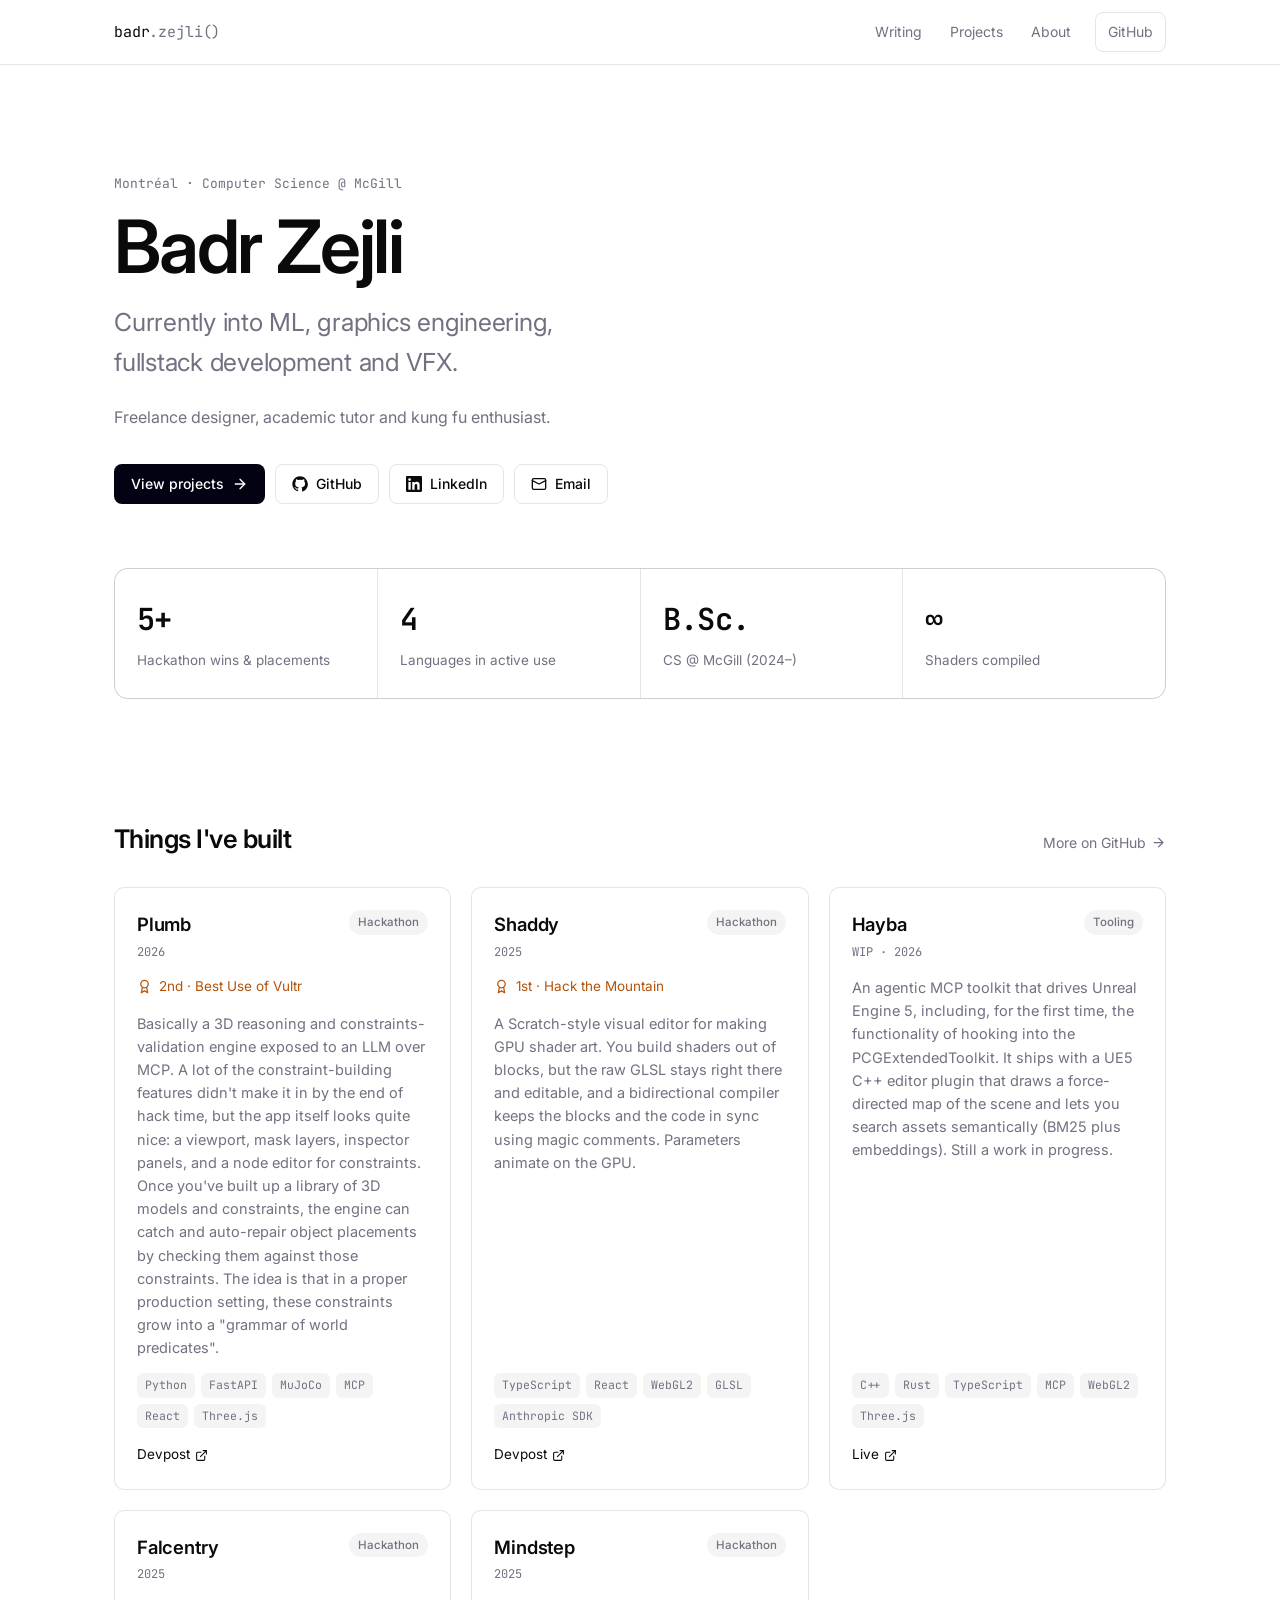
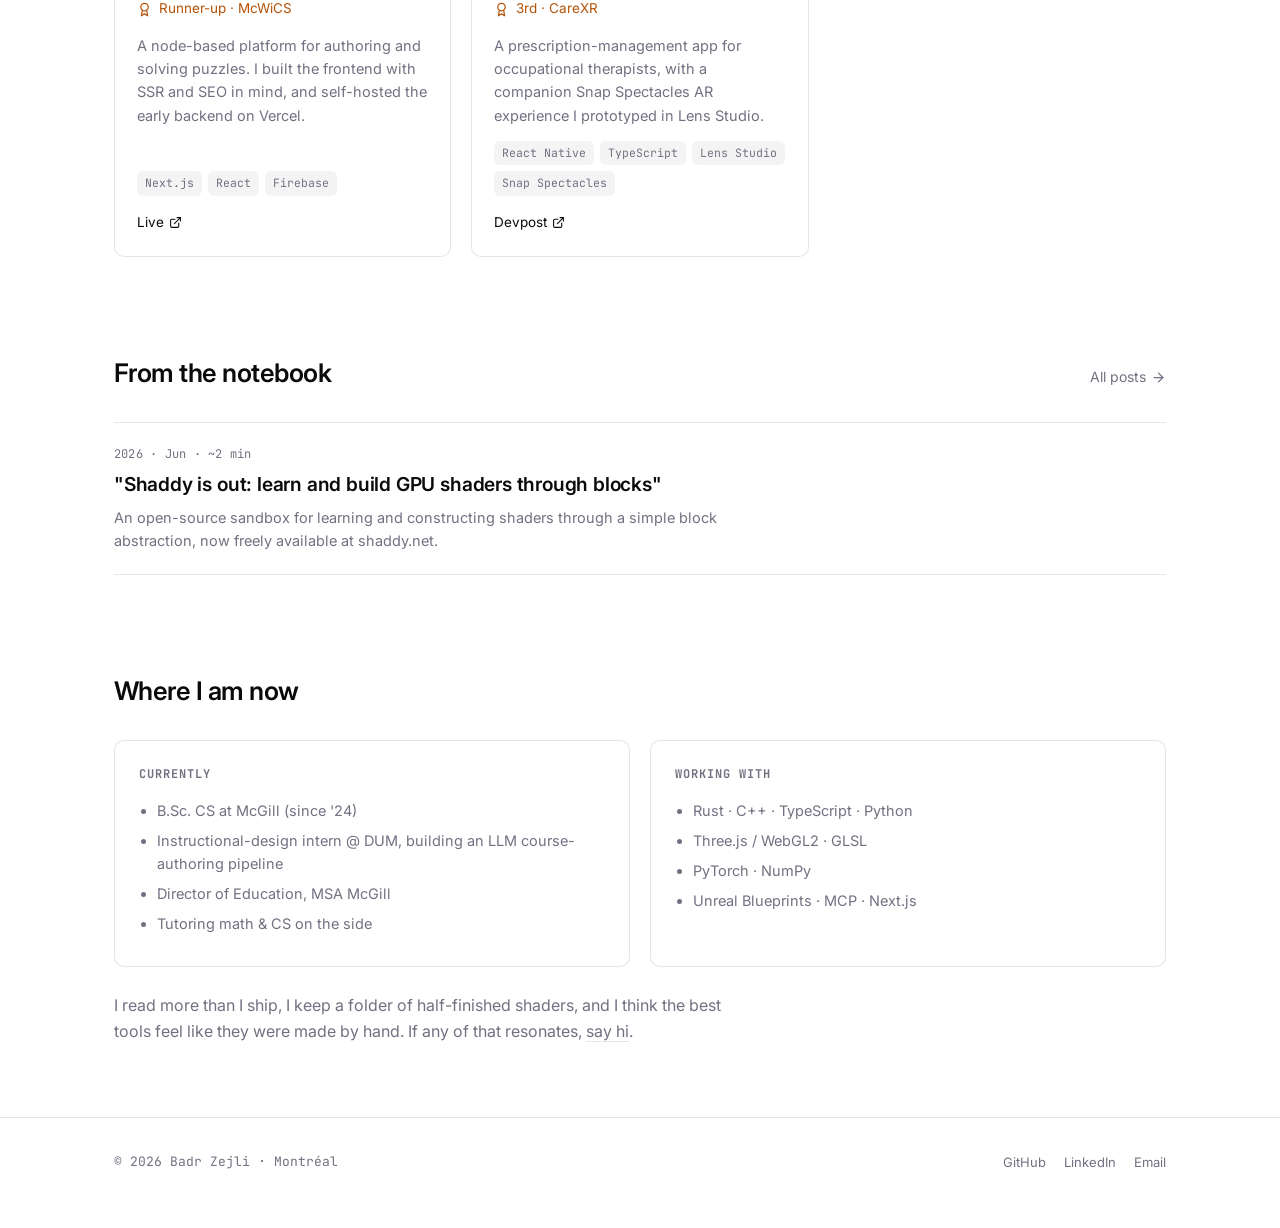
<file: index.html>
<!DOCTYPE html>
<html lang="en">
<head>
<meta charset="UTF-8" />
<meta name="viewport" content="width=device-width, initial-scale=1.0" />
<title>Badr Zejli · zajalist</title>
<meta name="description" content="Badr Zejli · CS @ McGill. I build small worlds that compute: shaders, agents, and the engines behind them." />
<link rel="preconnect" href="https://fonts.googleapis.com" />
<link rel="preconnect" href="https://fonts.gstatic.com" crossorigin />
<link href="https://fonts.googleapis.com/css2?family=Inter:wght@400;500;600;700&family=JetBrains+Mono:wght@400;500&display=swap" rel="stylesheet" />
<link rel="stylesheet" href="style.css" />
</head>
<body>

<header class="nav">
  <div class="wrap nav-inner">
    <a class="brand" href="#top"><span>badr</span><span class="dim">.zejli()</span></a>
    <nav class="nav-links">
      <a href="#writing">Writing</a>
      <a href="#work">Projects</a>
      <a href="#about">About</a>
      <a class="cta" href="https://github.com/zajalist" target="_blank" rel="noreferrer">GitHub</a>
    </nav>
  </div>
</header>

<main id="top">

  <!-- Hero -->
  <section class="hero">
    <div class="wrap">
      <p class="loc">Montréal · Computer Science @ McGill</p>
      <h1>Badr Zejli</h1>
      <p class="tagline">Currently into ML, graphics engineering, fullstack development and VFX.</p>
      <p class="bio">Freelance designer, academic tutor and kung fu enthusiast.</p>
      <div class="actions">
        <a class="btn btn-primary" href="#work">View projects
          <svg viewBox="0 0 24 24" fill="none" stroke="currentColor" stroke-width="2" stroke-linecap="round" stroke-linejoin="round"><line x1="5" y1="12" x2="19" y2="12"/><polyline points="12 5 19 12 12 19"/></svg>
        </a>
        <a class="btn btn-outline" href="https://github.com/zajalist" target="_blank" rel="noreferrer">
          <svg viewBox="0 0 24 24" fill="currentColor"><path d="M12 .5C5.7.5.5 5.7.5 12c0 5.1 3.3 9.4 7.9 10.9.6.1.8-.2.8-.6v-2c-3.2.7-3.9-1.5-3.9-1.5-.5-1.3-1.3-1.7-1.3-1.7-1-.7.1-.7.1-.7 1.2.1 1.8 1.2 1.8 1.2 1 1.8 2.7 1.3 3.4 1 .1-.8.4-1.3.8-1.6-2.6-.3-5.3-1.3-5.3-5.8 0-1.3.5-2.3 1.2-3.2-.1-.3-.5-1.5.1-3.1 0 0 1-.3 3.3 1.2a11.5 11.5 0 016 0C17.3 4.6 18.3 5 18.3 5c.6 1.6.2 2.8.1 3.1.8.9 1.2 1.9 1.2 3.2 0 4.6-2.7 5.5-5.3 5.8.4.4.8 1.1.8 2.2v3.3c0 .3.2.7.8.6 4.6-1.5 7.9-5.8 7.9-10.9C23.5 5.7 18.3.5 12 .5z"/></svg>
          GitHub
        </a>
        <a class="btn btn-outline" href="https://linkedin.com/in/badr-zejli-324228328" target="_blank" rel="noreferrer">
          <svg viewBox="0 0 24 24" fill="currentColor"><path d="M20.45 20.45h-3.56v-5.57c0-1.33-.02-3.04-1.85-3.04-1.85 0-2.14 1.45-2.14 2.94v5.67H9.34V9h3.42v1.56h.05c.48-.9 1.64-1.85 3.37-1.85 3.6 0 4.27 2.37 4.27 5.45v6.29zM5.34 7.43a2.07 2.07 0 110-4.14 2.07 2.07 0 010 4.14zM7.12 20.45H3.55V9h3.57v11.45zM22.22 0H1.77C.79 0 0 .77 0 1.73v20.54C0 23.23.79 24 1.77 24h20.45c.98 0 1.78-.77 1.78-1.73V1.73C24 .77 23.2 0 22.22 0z"/></svg>
          LinkedIn
        </a>
        <a class="btn btn-outline" href="mailto:zejbadr@gmail.com">
          <svg viewBox="0 0 24 24" fill="none" stroke="currentColor" stroke-width="2" stroke-linecap="round" stroke-linejoin="round"><rect x="2" y="4" width="20" height="16" rx="2"/><path d="m22 7-10 5L2 7"/></svg>
          Email
        </a>
      </div>
    </div>
  </section>

  <!-- Stats -->
  <section style="padding-top:0">
    <div class="wrap">
      <div class="stats">
        <div class="stat"><div class="v">5+</div><div class="l">Hackathon wins &amp; placements</div></div>
        <div class="stat"><div class="v">4</div><div class="l">Languages in active use</div></div>
        <div class="stat"><div class="v">B.Sc.</div><div class="l">CS @ McGill (2024–)</div></div>
        <div class="stat"><div class="v">∞</div><div class="l">Shaders compiled</div></div>
      </div>
    </div>
  </section>

  <!-- Projects -->
  <section id="work">
    <div class="wrap">
      <div class="sec-head">
        <h2>Things I've built</h2>
        <a href="https://github.com/zajalist" target="_blank" rel="noreferrer">More on GitHub
          <svg viewBox="0 0 24 24" fill="none" stroke="currentColor" stroke-width="2" stroke-linecap="round" stroke-linejoin="round"><line x1="5" y1="12" x2="19" y2="12"/><polyline points="12 5 19 12 12 19"/></svg>
        </a>
      </div>
      <div class="grid">

        <article class="card">
          <div class="card-top">
            <div><h3>Plumb</h3><div class="year">2026</div></div>
            <span class="badge">Hackathon</span>
          </div>
          <div class="award"><svg viewBox="0 0 24 24" fill="none" stroke="currentColor" stroke-width="2" stroke-linecap="round" stroke-linejoin="round"><circle cx="12" cy="8" r="6"/><path d="M15.5 13.5 17 22l-5-3-5 3 1.5-8.5"/></svg>2nd · Best Use of Vultr</div>
          <p>Basically a 3D reasoning and constraints-validation engine exposed to an LLM over MCP. A lot of the constraint-building features didn't make it in by the end of hack time, but the app itself looks quite nice: a viewport, mask layers, inspector panels, and a node editor for constraints. Once you've built up a library of 3D models and constraints, the engine can catch and auto-repair object placements by checking them against those constraints. The idea is that in a proper production setting, these constraints grow into a "grammar of world predicates".</p>
          <div class="tech"><span>Python</span><span>FastAPI</span><span>MuJoCo</span><span>MCP</span><span>React</span><span>Three.js</span></div>
          <div class="card-links"><a href="https://devpost.com/software/plumb" target="_blank" rel="noreferrer">Devpost
            <svg viewBox="0 0 24 24" fill="none" stroke="currentColor" stroke-width="2" stroke-linecap="round" stroke-linejoin="round"><path d="M18 13v6a2 2 0 0 1-2 2H5a2 2 0 0 1-2-2V8a2 2 0 0 1 2-2h6"/><polyline points="15 3 21 3 21 9"/><line x1="10" y1="14" x2="21" y2="3"/></svg></a></div>
        </article>

        <article class="card">
          <div class="card-top">
            <div><h3>Shaddy</h3><div class="year">2025</div></div>
            <span class="badge">Hackathon</span>
          </div>
          <div class="award"><svg viewBox="0 0 24 24" fill="none" stroke="currentColor" stroke-width="2" stroke-linecap="round" stroke-linejoin="round"><circle cx="12" cy="8" r="6"/><path d="M15.5 13.5 17 22l-5-3-5 3 1.5-8.5"/></svg>1st · Hack the Mountain</div>
          <p>A Scratch-style visual editor for making GPU shader art. You build shaders out of blocks, but the raw GLSL stays right there and editable, and a bidirectional compiler keeps the blocks and the code in sync using magic comments. Parameters animate on the GPU.</p>
          <div class="tech"><span>TypeScript</span><span>React</span><span>WebGL2</span><span>GLSL</span><span>Anthropic SDK</span></div>
          <div class="card-links"><a href="https://devpost.com/software/shaddy" target="_blank" rel="noreferrer">Devpost
            <svg viewBox="0 0 24 24" fill="none" stroke="currentColor" stroke-width="2" stroke-linecap="round" stroke-linejoin="round"><path d="M18 13v6a2 2 0 0 1-2 2H5a2 2 0 0 1-2-2V8a2 2 0 0 1 2-2h6"/><polyline points="15 3 21 3 21 9"/><line x1="10" y1="14" x2="21" y2="3"/></svg></a></div>
        </article>

        <article class="card">
          <div class="card-top">
            <div><h3>Hayba</h3><div class="year">WIP · 2026</div></div>
            <span class="badge">Tooling</span>
          </div>
          <p>An agentic MCP toolkit that drives Unreal Engine 5, including, for the first time, the functionality of hooking into the PCGExtendedToolkit. It ships with a UE5 C++ editor plugin that draws a force-directed map of the scene and lets you search assets semantically (BM25 plus embeddings). Still a work in progress.</p>
          <div class="tech"><span>C++</span><span>Rust</span><span>TypeScript</span><span>MCP</span><span>WebGL2</span><span>Three.js</span></div>
          <div class="card-links"><a href="https://hayba.vercel.app/index.html" target="_blank" rel="noreferrer">Live
            <svg viewBox="0 0 24 24" fill="none" stroke="currentColor" stroke-width="2" stroke-linecap="round" stroke-linejoin="round"><path d="M18 13v6a2 2 0 0 1-2 2H5a2 2 0 0 1-2-2V8a2 2 0 0 1 2-2h6"/><polyline points="15 3 21 3 21 9"/><line x1="10" y1="14" x2="21" y2="3"/></svg></a></div>
        </article>

        <article class="card">
          <div class="card-top">
            <div><h3>Falcentry</h3><div class="year">2025</div></div>
            <span class="badge">Hackathon</span>
          </div>
          <div class="award"><svg viewBox="0 0 24 24" fill="none" stroke="currentColor" stroke-width="2" stroke-linecap="round" stroke-linejoin="round"><circle cx="12" cy="8" r="6"/><path d="M15.5 13.5 17 22l-5-3-5 3 1.5-8.5"/></svg>Runner-up · McWiCS</div>
          <p>A node-based platform for authoring and solving puzzles. I built the frontend with SSR and SEO in mind, and self-hosted the early backend on Vercel.</p>
          <div class="tech"><span>Next.js</span><span>React</span><span>Firebase</span></div>
          <div class="card-links"><a href="https://www.falcentry.com/" target="_blank" rel="noreferrer">Live
            <svg viewBox="0 0 24 24" fill="none" stroke="currentColor" stroke-width="2" stroke-linecap="round" stroke-linejoin="round"><path d="M18 13v6a2 2 0 0 1-2 2H5a2 2 0 0 1-2-2V8a2 2 0 0 1 2-2h6"/><polyline points="15 3 21 3 21 9"/><line x1="10" y1="14" x2="21" y2="3"/></svg></a></div>
        </article>

        <article class="card">
          <div class="card-top">
            <div><h3>Mindstep</h3><div class="year">2025</div></div>
            <span class="badge">Hackathon</span>
          </div>
          <div class="award"><svg viewBox="0 0 24 24" fill="none" stroke="currentColor" stroke-width="2" stroke-linecap="round" stroke-linejoin="round"><circle cx="12" cy="8" r="6"/><path d="M15.5 13.5 17 22l-5-3-5 3 1.5-8.5"/></svg>3rd · CareXR</div>
          <p>A prescription-management app for occupational therapists, with a companion Snap Spectacles AR experience I prototyped in Lens Studio.</p>
          <div class="tech"><span>React Native</span><span>TypeScript</span><span>Lens Studio</span><span>Snap Spectacles</span></div>
          <div class="card-links"><a href="https://devpost.com/software/mindstep-f3bj5q" target="_blank" rel="noreferrer">Devpost
            <svg viewBox="0 0 24 24" fill="none" stroke="currentColor" stroke-width="2" stroke-linecap="round" stroke-linejoin="round"><path d="M18 13v6a2 2 0 0 1-2 2H5a2 2 0 0 1-2-2V8a2 2 0 0 1 2-2h6"/><polyline points="15 3 21 3 21 9"/><line x1="10" y1="14" x2="21" y2="3"/></svg></a></div>
        </article>

      </div>
    </div>
  </section>

  <!-- Writing -->
  <section id="writing">
    <div class="wrap">
      <div class="sec-head">
        <h2>From the notebook</h2>
        <a href="#">All posts
          <svg viewBox="0 0 24 24" fill="none" stroke="currentColor" stroke-width="2" stroke-linecap="round" stroke-linejoin="round"><line x1="5" y1="12" x2="19" y2="12"/><polyline points="12 5 19 12 12 19"/></svg>
        </a>
      </div>
      <div class="posts">
        <!-- POSTS:START (generated by build.py, do not edit by hand) -->
        <a class="post" href="posts/shaddy-is-out.html">
          <div class="meta">2026 · Jun · ~2 min</div>
          <div class="ptitle">&quot;Shaddy is out: learn and build GPU shaders through blocks&quot;</div>
          <div class="pdesc">An open-source sandbox for learning and constructing shaders through a simple block abstraction, now freely available at shaddy.net.</div>
        </a>
                                                <!-- POSTS:END -->
      </div>
    </div>
  </section>

  <!-- About -->
  <section id="about">
    <div class="wrap">
      <div class="sec-head"><h2>Where I am now</h2></div>
      <div class="about-grid">
        <div class="panel">
          <h4>Currently</h4>
          <ul>
            <li>B.Sc. CS at McGill (since '24)</li>
            <li>Instructional-design intern @ DUM, building an LLM course-authoring pipeline</li>
            <li>Director of Education, MSA McGill</li>
            <li>Tutoring math &amp; CS on the side</li>
          </ul>
        </div>
        <div class="panel">
          <h4>Working with</h4>
          <ul>
            <li>Rust · C++ · TypeScript · Python</li>
            <li>Three.js / WebGL2 · GLSL</li>
            <li>PyTorch · NumPy</li>
            <li>Unreal Blueprints · MCP · Next.js</li>
          </ul>
        </div>
      </div>
      <p class="about-note">
        I read more than I ship, I keep a folder of half-finished shaders, and I think the best
        tools feel like they were made by hand. If any of that resonates,
        <a href="mailto:zejbadr@gmail.com">say hi</a>.
      </p>
    </div>
  </section>

</main>

<footer>
  <div class="wrap foot-inner">
    <span class="mono">© 2026 Badr Zejli · Montréal</span>
    <div class="foot-links">
      <a href="https://github.com/zajalist" target="_blank" rel="noreferrer">GitHub</a>
      <a href="https://linkedin.com/in/badr-zejli-324228328" target="_blank" rel="noreferrer">LinkedIn</a>
      <a href="mailto:zejbadr@gmail.com">Email</a>
    </div>
  </div>
</footer>

</body>
</html>
</file>
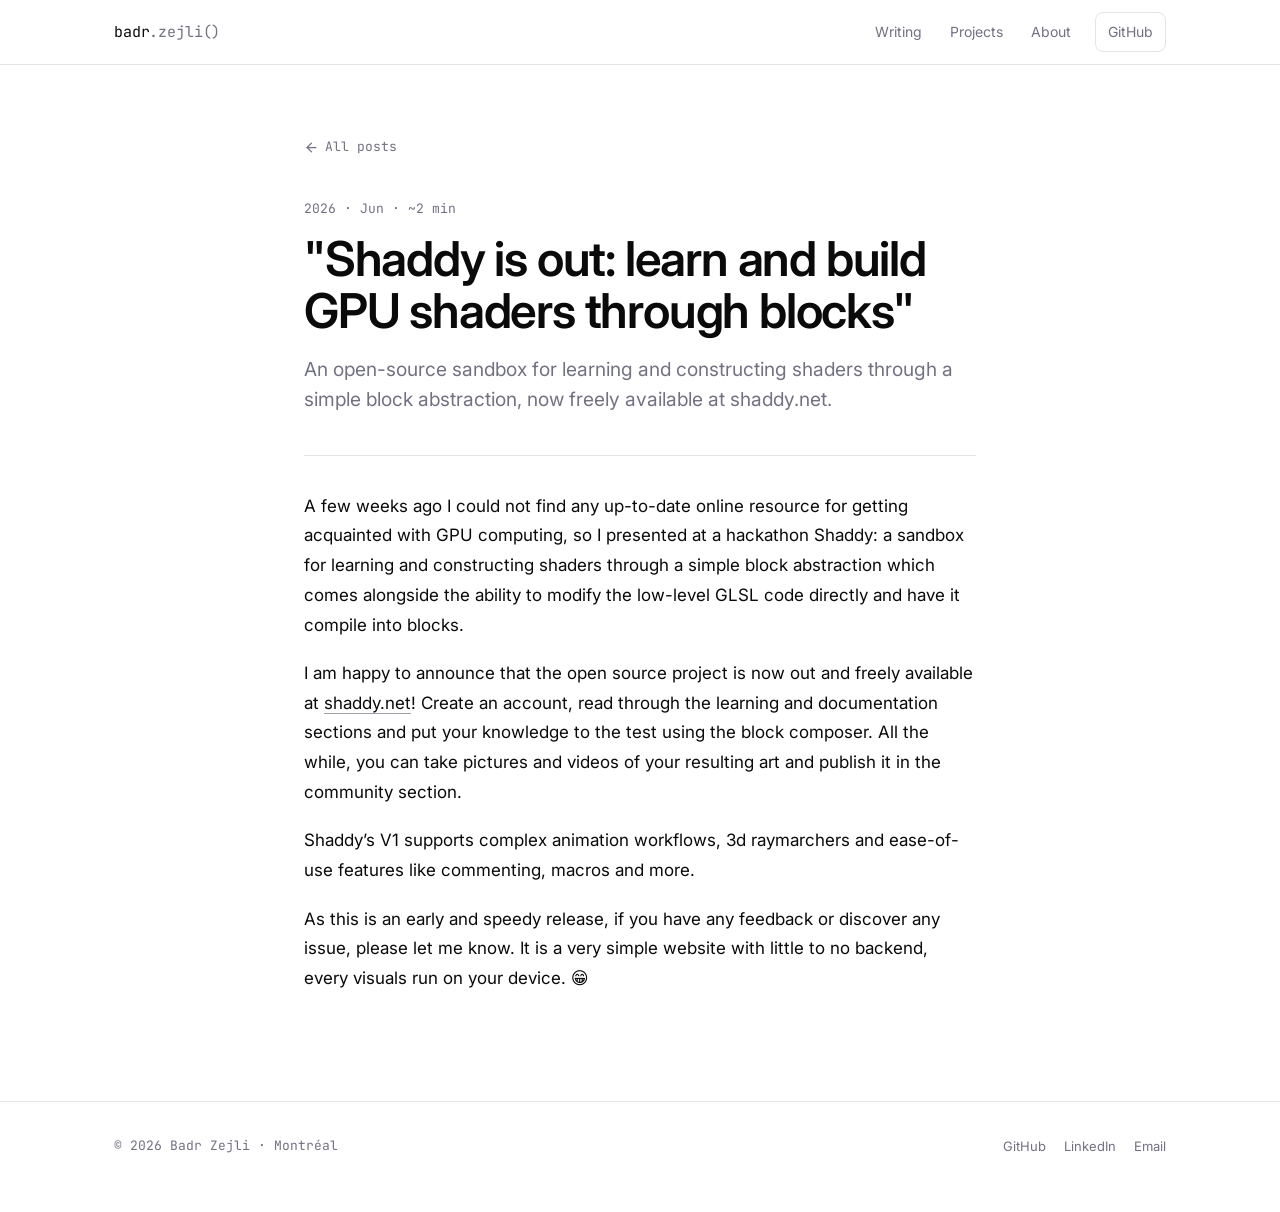
<file: posts/shaddy-is-out.html>
<!DOCTYPE html>
<html lang="en">
<head>
<meta charset="UTF-8" />
<meta name="viewport" content="width=device-width, initial-scale=1.0" />
<title>&quot;Shaddy is out: learn and build GPU shaders through blocks&quot; · Badr Zejli</title>
<meta name="description" content="An open-source sandbox for learning and constructing shaders through a simple block abstraction, now freely available at shaddy.net." />
<link rel="preconnect" href="https://fonts.googleapis.com" />
<link rel="preconnect" href="https://fonts.gstatic.com" crossorigin />
<link href="https://fonts.googleapis.com/css2?family=Inter:wght@400;500;600;700&family=JetBrains+Mono:wght@400;500&display=swap" rel="stylesheet" />
<link rel="stylesheet" href="../style.css" />
</head>
<body>
<header class="nav">
  <div class="wrap nav-inner">
    <a class="brand" href="../index.html"><span>badr</span><span class="dim">.zejli()</span></a>
    <nav class="nav-links">
      <a href="../index.html#writing">Writing</a>
      <a href="../index.html#work">Projects</a>
      <a href="../index.html#about">About</a>
      <a class="cta" href="https://github.com/zajalist" target="_blank" rel="noreferrer">GitHub</a>
    </nav>
  </div>
</header>

<article class="article">
  <div class="article-head">
    <a class="back-link" href="../index.html#writing"><svg viewBox="0 0 24 24" fill="none" stroke="currentColor" stroke-width="2" stroke-linecap="round" stroke-linejoin="round"><line x1="19" y1="12" x2="5" y2="12"/><polyline points="12 19 5 12 12 5"/></svg> All posts</a>
    <div class="meta">2026 · Jun · ~2 min</div>
    <h1>&quot;Shaddy is out: learn and build GPU shaders through blocks&quot;</h1>
    <p class="summary">An open-source sandbox for learning and constructing shaders through a simple block abstraction, now freely available at shaddy.net.</p>
    <hr />
  </div>
  <div class="prose">
<p>A few weeks ago I could not find any up-to-date online resource for getting acquainted with GPU computing, so I presented at a hackathon Shaddy: a sandbox for learning and constructing shaders through a simple block abstraction which comes alongside the ability to modify the low-level GLSL code directly and have it compile into blocks.</p>
<p>I am happy to announce that the open source project is now out and freely available at <a href="https://shaddy.net">shaddy.net</a>! Create an account, read through the learning and documentation sections and put your knowledge to the test using the block composer. All the while, you can take pictures and videos of your resulting art and publish it in the community section.</p>
<p>Shaddy&rsquo;s V1 supports complex animation workflows, 3d raymarchers and ease-of-use features like commenting, macros and more.</p>
<p>As this is an early and speedy release, if you have any feedback or discover any issue, please let me know. It is a very simple website with little to no backend, every visuals run on your device. 😁</p>
  </div>
</article>

<footer>
  <div class="wrap foot-inner">
    <span class="mono">© 2026 Badr Zejli · Montréal</span>
    <div class="foot-links">
      <a href="https://github.com/zajalist" target="_blank" rel="noreferrer">GitHub</a>
      <a href="https://linkedin.com/in/badr-zejli-324228328" target="_blank" rel="noreferrer">LinkedIn</a>
      <a href="mailto:zejbadr@gmail.com">Email</a>
    </div>
  </div>
</footer>
</body>
</html>
</file>
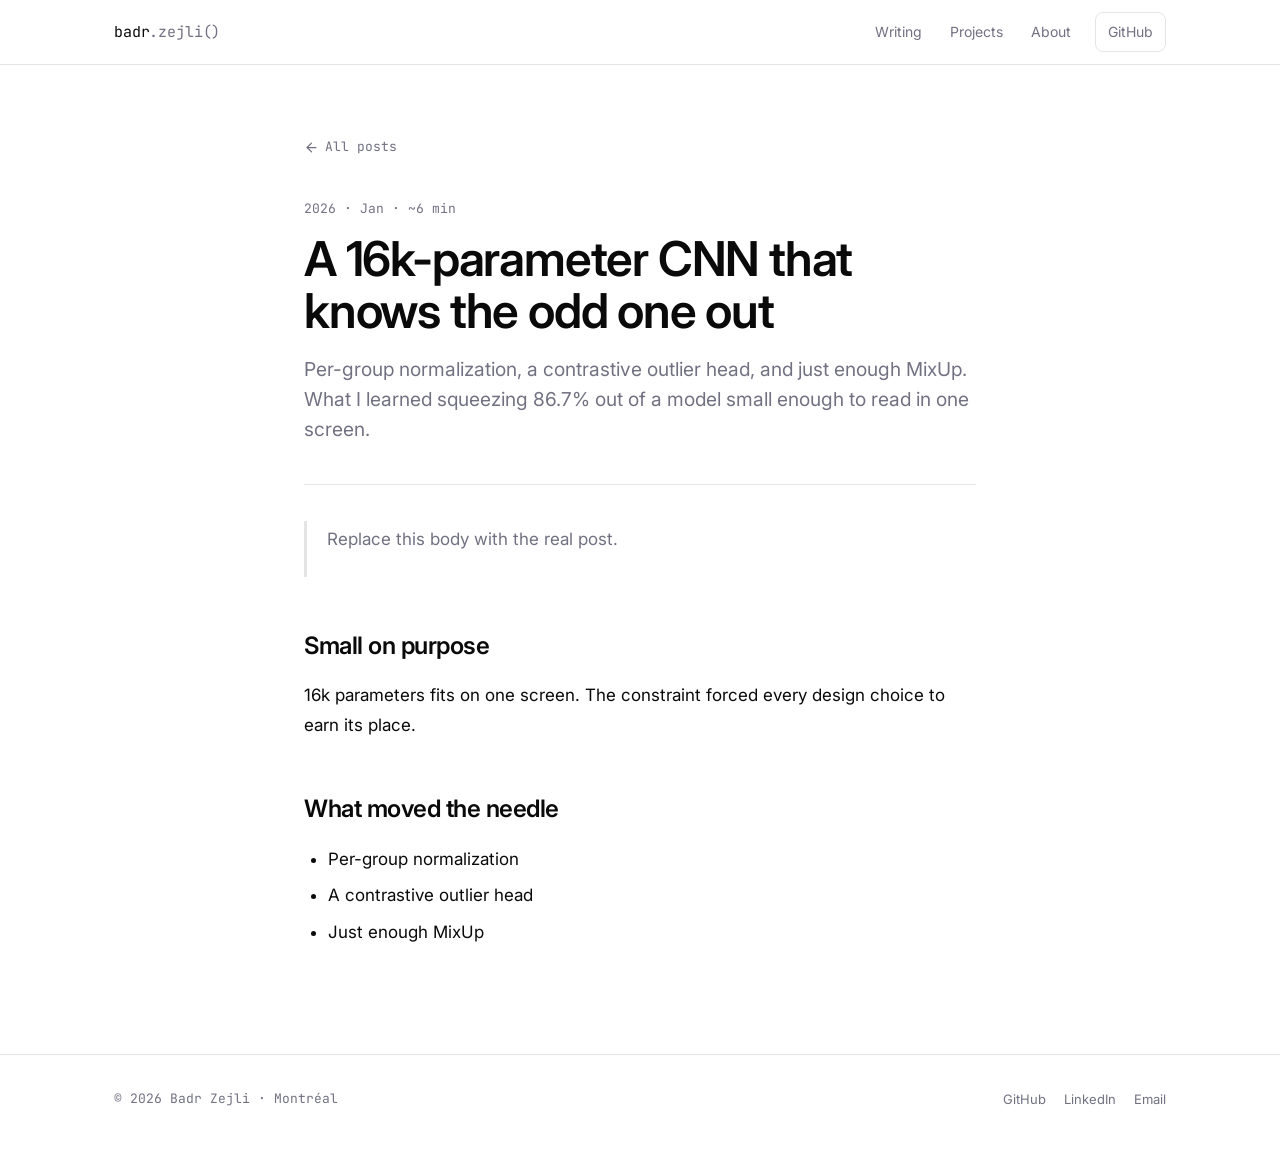
<file: posts/tiny-cnn-odd-one-out.html>
<!DOCTYPE html>
<html lang="en">
<head>
<meta charset="UTF-8" />
<meta name="viewport" content="width=device-width, initial-scale=1.0" />
<title>A 16k-parameter CNN that knows the odd one out — Badr Zejli</title>
<meta name="description" content="Per-group normalization, a contrastive outlier head, and just enough MixUp. What I learned squeezing 86.7% out of a model small enough to read in one screen." />
<link rel="preconnect" href="https://fonts.googleapis.com" />
<link rel="preconnect" href="https://fonts.gstatic.com" crossorigin />
<link href="https://fonts.googleapis.com/css2?family=Inter:wght@400;500;600;700&family=JetBrains+Mono:wght@400;500&display=swap" rel="stylesheet" />
<link rel="stylesheet" href="../style.css" />
</head>
<body>
<header class="nav">
  <div class="wrap nav-inner">
    <a class="brand" href="../index.html"><span>badr</span><span class="dim">.zejli()</span></a>
    <nav class="nav-links">
      <a href="../index.html#writing">Writing</a>
      <a href="../index.html#work">Projects</a>
      <a href="../index.html#about">About</a>
      <a class="cta" href="https://github.com/zajalist" target="_blank" rel="noreferrer">GitHub</a>
    </nav>
  </div>
</header>

<article class="article">
  <div class="article-head">
    <a class="back-link" href="../index.html#writing"><svg viewBox="0 0 24 24" fill="none" stroke="currentColor" stroke-width="2" stroke-linecap="round" stroke-linejoin="round"><line x1="19" y1="12" x2="5" y2="12"/><polyline points="12 19 5 12 12 5"/></svg> All posts</a>
    <div class="meta">2026 · Jan · ~6 min</div>
    <h1>A 16k-parameter CNN that knows the odd one out</h1>
    <p class="summary">Per-group normalization, a contrastive outlier head, and just enough MixUp. What I learned squeezing 86.7% out of a model small enough to read in one screen.</p>
    <hr />
  </div>
  <div class="prose">
<blockquote>
<p>Replace this body with the real post.</p>
</blockquote>
<h2>Small on purpose</h2>
<p>16k parameters fits on one screen. The constraint forced every design choice to
earn its place.</p>
<h2>What moved the needle</h2>
<ul>
<li>Per-group normalization</li>
<li>A contrastive outlier head</li>
<li>Just enough MixUp</li>
</ul>
  </div>
</article>

<footer>
  <div class="wrap foot-inner">
    <span class="mono">© 2026 Badr Zejli · Montréal</span>
    <div class="foot-links">
      <a href="https://github.com/zajalist" target="_blank" rel="noreferrer">GitHub</a>
      <a href="https://linkedin.com/in/badr-zejli-324228328" target="_blank" rel="noreferrer">LinkedIn</a>
      <a href="mailto:zejbadr@gmail.com">Email</a>
    </div>
  </div>
</footer>
</body>
</html>
</file>
<file: style.css>
:root{
  --background:#ffffff;
  --foreground:#0a0a0b;
  --muted:#f4f4f5;
  --muted-foreground:#717182;
  --border:rgba(0,0,0,.10);
  --primary:#030213;
  --card:#ffffff;
  --accent:#e9ebef;
  --ring:#a1a1aa;
  --radius:.625rem;
}
@media (prefers-color-scheme: dark){
  :root{
    --background:#0a0a0b;
    --foreground:#fafafa;
    --muted:#1c1c1f;
    --muted-foreground:#a1a1aa;
    --border:rgba(255,255,255,.12);
    --primary:#fafafa;
    --card:#101012;
    --accent:#1c1c1f;
    --ring:#52525b;
  }
}
*{box-sizing:border-box}
html{scroll-behavior:smooth}
body{
  margin:0;
  background:var(--background);
  color:var(--foreground);
  font-family:"Inter",system-ui,-apple-system,sans-serif;
  font-size:16px;line-height:1.6;
  -webkit-font-smoothing:antialiased;
}
a{color:inherit;text-decoration:none}
.mono{font-family:"JetBrains Mono",ui-monospace,monospace}
.wrap{max-width:1100px;margin:0 auto;padding:0 24px}

/* Nav */
header.nav{
  position:sticky;top:0;z-index:50;
  border-bottom:1px solid var(--border);
  background:color-mix(in srgb, var(--background) 80%, transparent);
  backdrop-filter:blur(12px);
}
.nav-inner{display:flex;height:64px;align-items:center;justify-content:space-between}
.brand{font-family:"JetBrains Mono",monospace;font-size:15px;letter-spacing:-.01em}
.brand .dim{color:var(--muted-foreground)}
.nav-links{display:flex;align-items:center;gap:4px}
.nav-links a{
  padding:8px 12px;border-radius:8px;font-size:14px;color:var(--muted-foreground);
  transition:color .15s, background .15s;
}
.nav-links a:hover{color:var(--foreground);background:var(--accent)}
.nav-links a.cta{border:1px solid var(--border);margin-left:8px}
.nav-links a.cta:hover{background:var(--accent)}
@media(max-width:640px){.nav-links a:not(.cta){display:none}}

/* Hero */
.hero{padding:96px 0 56px}
.hero .loc{font-family:"JetBrains Mono",monospace;font-size:13px;color:var(--muted-foreground)}
.hero h1{
  margin:14px 0 0;font-weight:600;letter-spacing:-.03em;line-height:1.04;
  font-size:clamp(2.6rem,6.5vw,4.6rem);
}
.hero .tagline{
  margin:18px 0 0;max-width:34ch;color:var(--muted-foreground);
  font-size:clamp(1.15rem,2.4vw,1.55rem);letter-spacing:-.01em;
}
.hero .bio{margin:22px 0 0;max-width:60ch;color:var(--muted-foreground)}
.actions{display:flex;flex-wrap:wrap;gap:10px;margin-top:34px}
.btn{
  display:inline-flex;align-items:center;gap:8px;height:40px;padding:0 16px;
  border-radius:8px;font-size:14px;font-weight:500;border:1px solid transparent;
  transition:opacity .15s, background .15s, border-color .15s;cursor:pointer;
}
.btn-primary{background:var(--primary);color:var(--background)}
.btn-primary:hover{opacity:.88}
.btn-outline{border-color:var(--border);color:var(--foreground)}
.btn-outline:hover{background:var(--accent)}
.btn svg{width:16px;height:16px}

/* Stats */
.stats{
  display:grid;grid-template-columns:repeat(4,1fr);gap:1px;
  background:var(--border);border:1px solid var(--border);
  border-radius:14px;overflow:hidden;margin:8px 0 24px;
}
@media(max-width:640px){.stats{grid-template-columns:repeat(2,1fr)}}
.stat{background:var(--card);padding:26px 22px}
.stat .v{font-family:"JetBrains Mono",monospace;font-size:1.9rem;font-weight:600;letter-spacing:-.02em}
.stat .l{margin-top:6px;font-size:13.5px;color:var(--muted-foreground)}

/* Sections */
section{padding:48px 0}
.sec-head{display:flex;align-items:baseline;justify-content:space-between;gap:16px;margin-bottom:28px}
.sec-head h2{margin:0;font-size:1.6rem;font-weight:600;letter-spacing:-.02em}
.sec-head a{font-size:14px;color:var(--muted-foreground);display:inline-flex;align-items:center;gap:5px;transition:color .15s}
.sec-head a:hover{color:var(--foreground)}
.sec-head a svg{width:15px;height:15px}

/* Project cards */
.grid{display:grid;grid-template-columns:repeat(3,1fr);gap:20px}
@media(max-width:900px){.grid{grid-template-columns:repeat(2,1fr)}}
@media(max-width:600px){.grid{grid-template-columns:1fr}}
.card{
  display:flex;flex-direction:column;gap:14px;
  background:var(--card);border:1px solid var(--border);border-radius:var(--radius);
  padding:22px;transition:box-shadow .2s, transform .2s;
}
.card:hover{box-shadow:0 8px 30px rgba(0,0,0,.08);transform:translateY(-2px)}
.card-top{display:flex;align-items:flex-start;justify-content:space-between;gap:12px}
.card-top h3{margin:0;font-size:1.15rem;font-weight:600;letter-spacing:-.01em}
.card-top .year{font-family:"JetBrains Mono",monospace;font-size:12px;color:var(--muted-foreground);margin-top:3px}
.badge{
  flex-shrink:0;font-size:11.5px;font-weight:500;padding:3px 9px;border-radius:999px;
  background:var(--muted);color:var(--muted-foreground);white-space:nowrap;
}
.award{display:inline-flex;align-items:center;gap:7px;font-size:13.5px;color:#b45309}
@media (prefers-color-scheme: dark){.award{color:#fbbf24}}
.award svg{width:15px;height:15px;flex-shrink:0}
.card p{margin:0;font-size:14.5px;color:var(--muted-foreground);flex:1}
.tech{display:flex;flex-wrap:wrap;gap:6px}
.tech span{font-family:"JetBrains Mono",monospace;font-size:11.5px;color:var(--muted-foreground);background:var(--muted);padding:3px 8px;border-radius:6px}
.card-links{display:flex;flex-wrap:wrap;gap:14px;padding-top:2px}
.card-links a{font-size:13.5px;display:inline-flex;align-items:center;gap:5px;border-bottom:1px solid transparent}
.card-links a:hover{border-color:var(--foreground)}
.card-links a svg{width:13px;height:13px}

/* Writing list */
.posts{border-top:1px solid var(--border)}
.post{display:block;padding:22px 0;border-bottom:1px solid var(--border);transition:padding-left .2s}
.post:hover{padding-left:8px}
.post .meta{font-family:"JetBrains Mono",monospace;font-size:12px;color:var(--muted-foreground);letter-spacing:.02em}
.post .ptitle{font-size:1.2rem;font-weight:600;letter-spacing:-.01em;margin:5px 0 6px;transition:color .15s}
.post:hover .ptitle{color:var(--muted-foreground)}
.post .pdesc{font-size:14.5px;color:var(--muted-foreground);max-width:70ch}

/* About */
.about-grid{display:grid;grid-template-columns:1fr 1fr;gap:20px}
@media(max-width:640px){.about-grid{grid-template-columns:1fr}}
.panel{background:var(--card);border:1px solid var(--border);border-radius:var(--radius);padding:24px}
.panel h4{margin:0 0 14px;font-family:"JetBrains Mono",monospace;font-size:12px;letter-spacing:.08em;text-transform:uppercase;color:var(--muted-foreground)}
.panel ul{margin:0;padding-left:18px}
.panel li{margin:7px 0;font-size:14.5px;color:var(--muted-foreground)}
.about-note{margin:26px 0 0;max-width:64ch;color:var(--muted-foreground)}
.about-note a{border-bottom:1px solid var(--border)}
.about-note a:hover{border-color:var(--foreground)}

/* Footer */
footer{border-top:1px solid var(--border);padding:34px 0 56px;margin-top:24px}
.foot-inner{display:flex;flex-wrap:wrap;gap:14px;align-items:center;justify-content:space-between}
footer .mono{font-size:13px;color:var(--muted-foreground)}
.foot-links{display:flex;gap:18px}
.foot-links a{font-size:13px;color:var(--muted-foreground);transition:color .15s}
.foot-links a:hover{color:var(--foreground)}
::selection{background:rgba(120,120,140,.22)}

/* ===== Article page (generated blog posts) ===== */
.article{max-width:720px;margin:0 auto;padding:0 24px}
.article-head{padding:72px 0 0}
.back-link{display:inline-flex;align-items:center;gap:6px;font-family:"JetBrains Mono",monospace;font-size:13px;color:var(--muted-foreground);transition:color .15s}
.back-link:hover{color:var(--foreground)}
.back-link svg{width:15px;height:15px}
.article-head .meta{font-family:"JetBrains Mono",monospace;font-size:13px;color:var(--muted-foreground);margin-top:36px}
.article-head h1{margin:14px 0 0;font-size:clamp(2rem,4.5vw,3rem);font-weight:600;letter-spacing:-.025em;line-height:1.08}
.article-head .summary{margin:18px 0 0;font-size:1.2rem;color:var(--muted-foreground);line-height:1.55}
.article-head hr{border:none;border-top:1px solid var(--border);margin:40px 0 0}
.prose{padding:36px 0 64px;font-size:17px;line-height:1.75}
.prose>*:first-child{margin-top:0}
.prose h2{font-size:1.5rem;font-weight:600;letter-spacing:-.02em;margin:2em 0 .6em}
.prose h3{font-size:1.2rem;font-weight:600;margin:1.6em 0 .5em}
.prose p{margin:0 0 1.1em}
.prose a{color:var(--foreground);border-bottom:1px solid var(--ring)}
.prose a:hover{border-color:var(--foreground)}
.prose ul,.prose ol{margin:0 0 1.1em;padding-left:1.4em}
.prose li{margin:.4em 0}
.prose blockquote{margin:1.4em 0;padding:.2em 0 .2em 1.2em;border-left:3px solid var(--border);color:var(--muted-foreground)}
.prose img{max-width:100%;border-radius:var(--radius);border:1px solid var(--border)}
.prose code{font-family:"JetBrains Mono",monospace;font-size:.88em;background:var(--muted);padding:.15em .4em;border-radius:5px}
.prose pre{background:var(--muted);border:1px solid var(--border);border-radius:var(--radius);padding:18px 20px;overflow-x:auto;margin:1.4em 0}
.prose pre code{background:none;padding:0;font-size:.85em;line-height:1.6}
.prose hr{border:none;border-top:1px solid var(--border);margin:2.4em 0}
</file>
